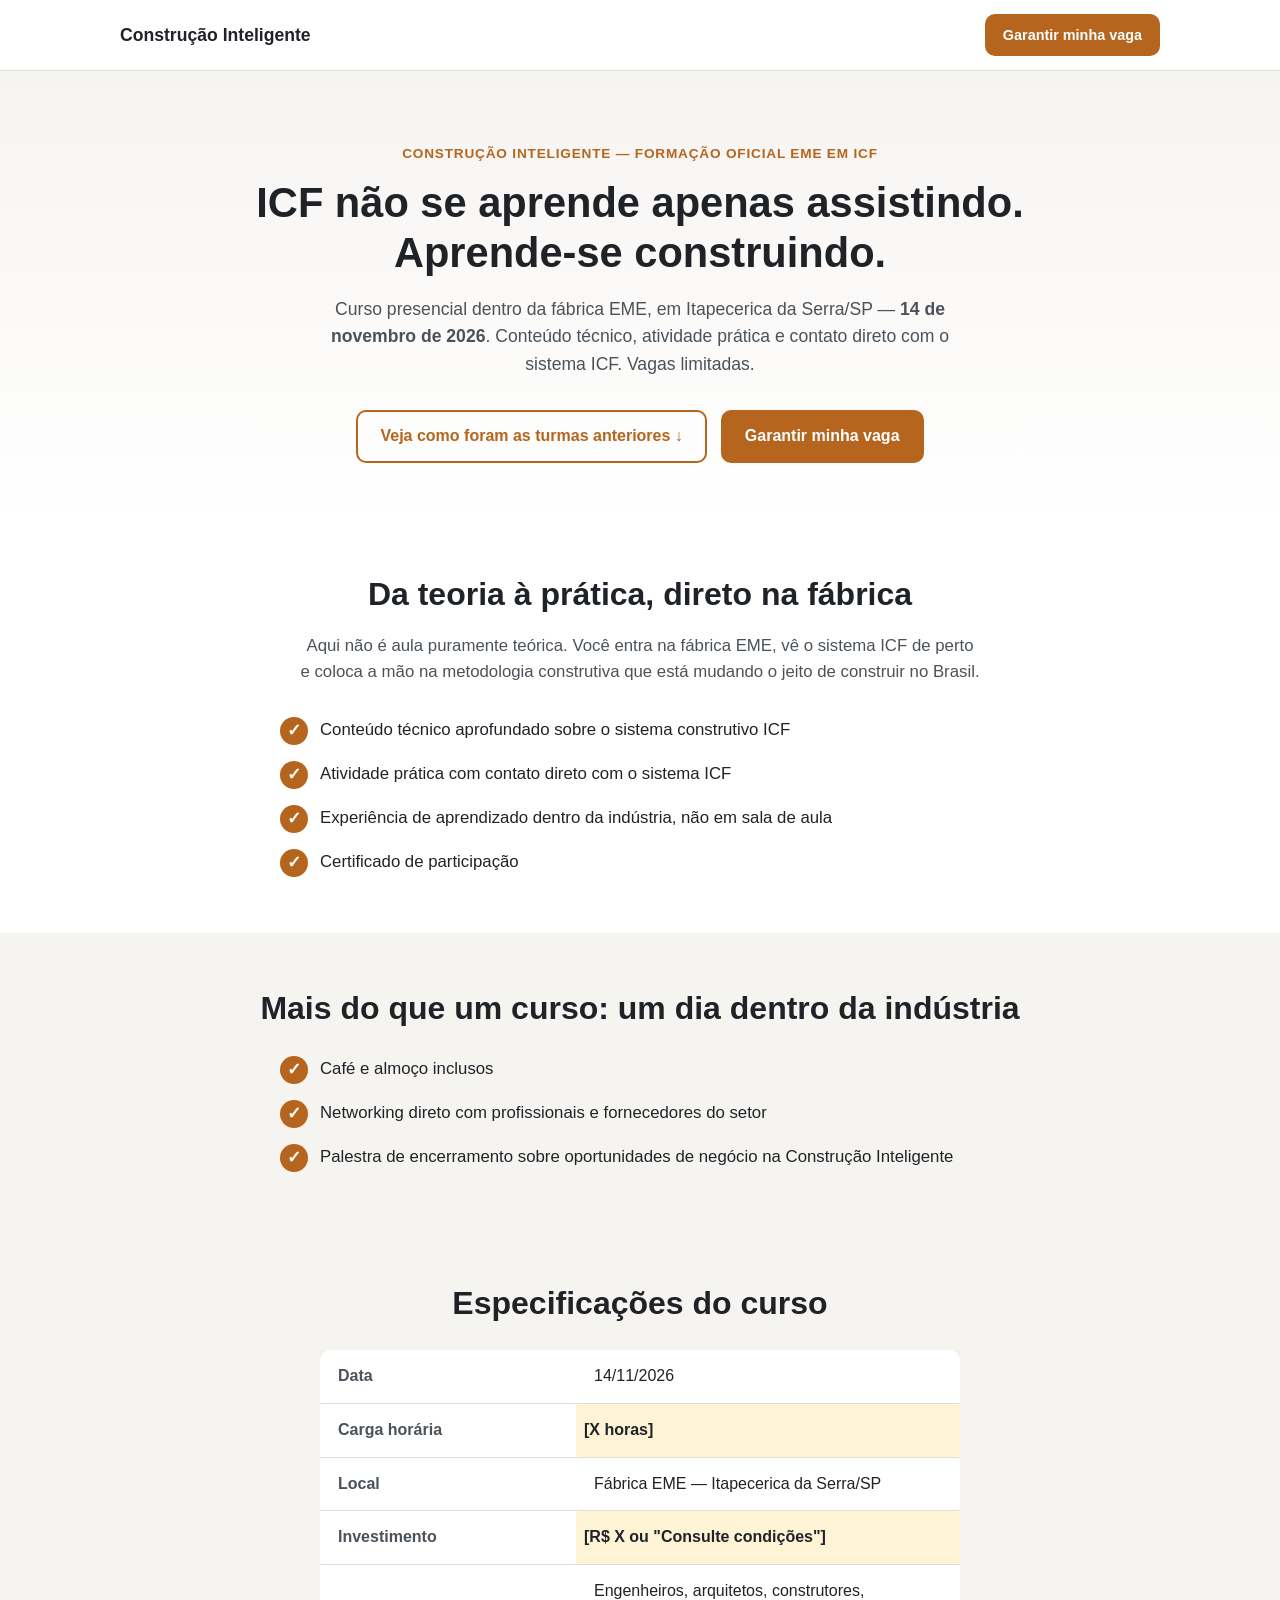
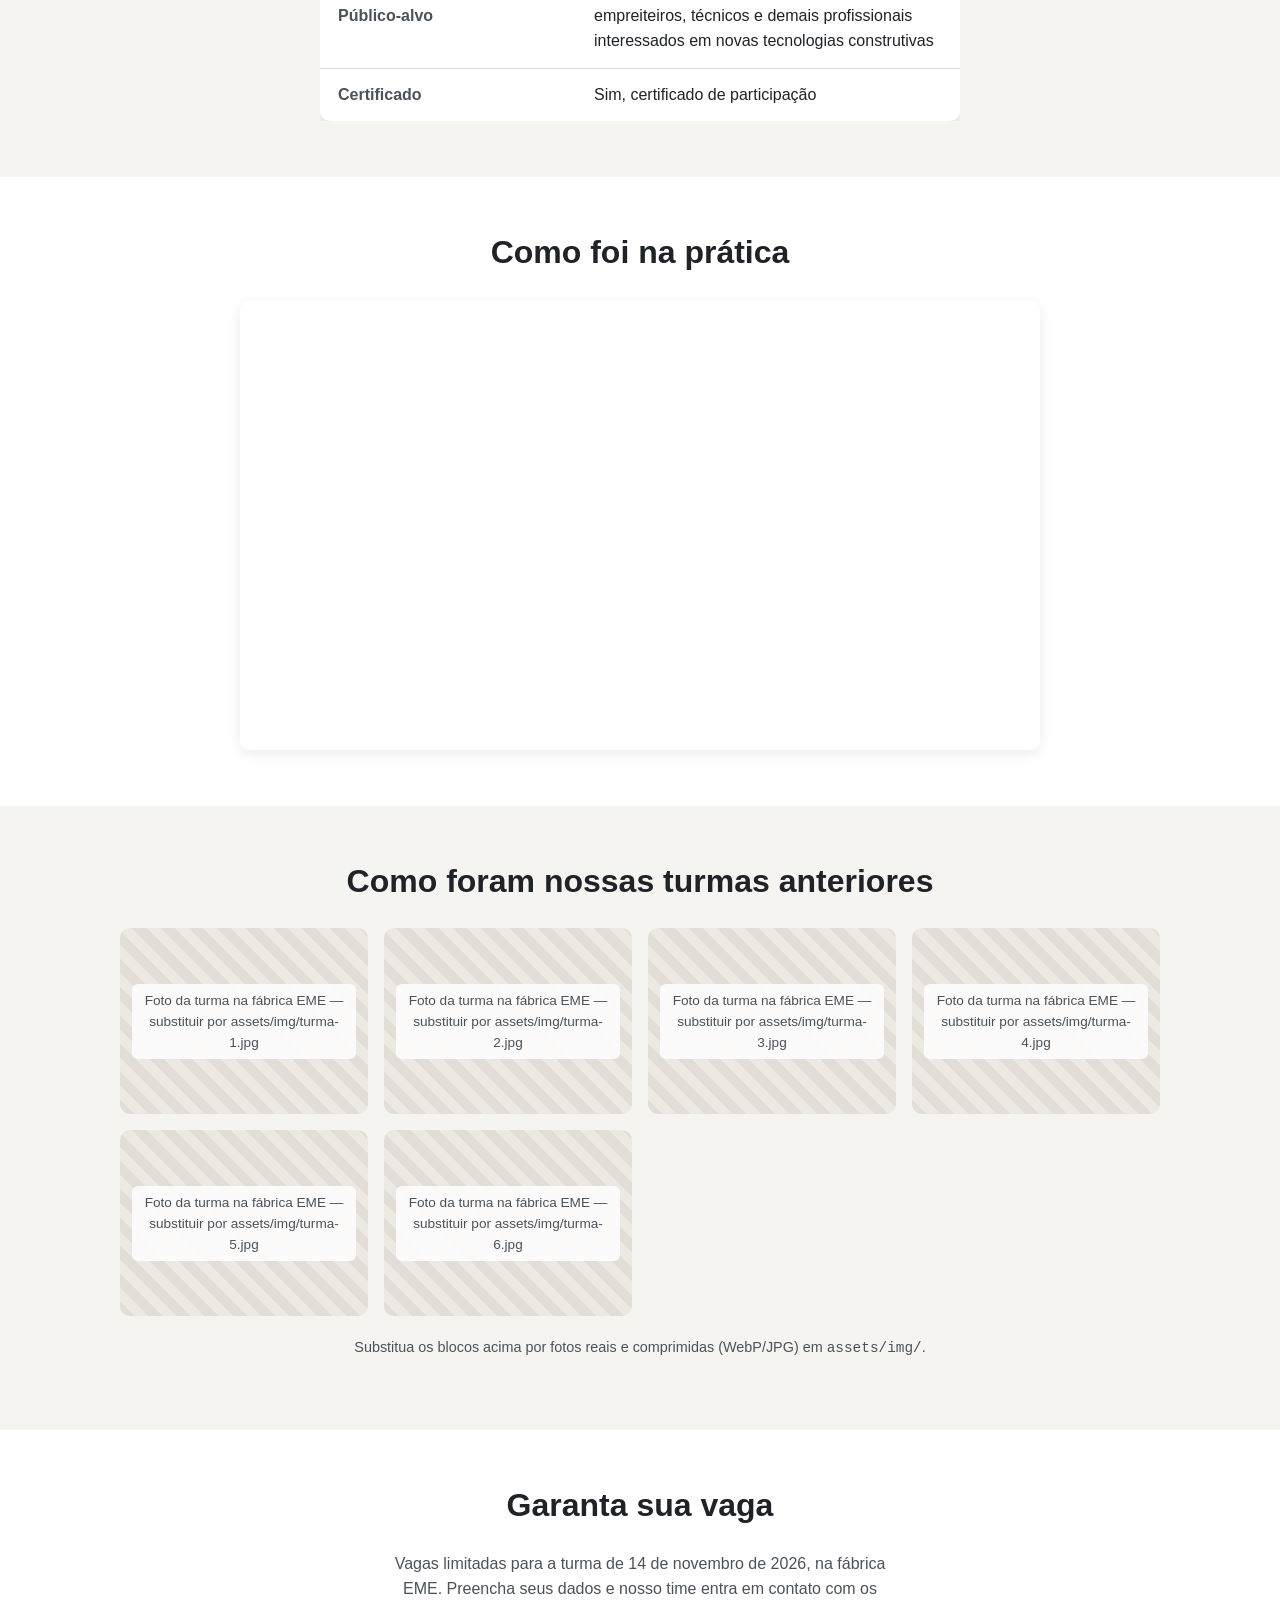
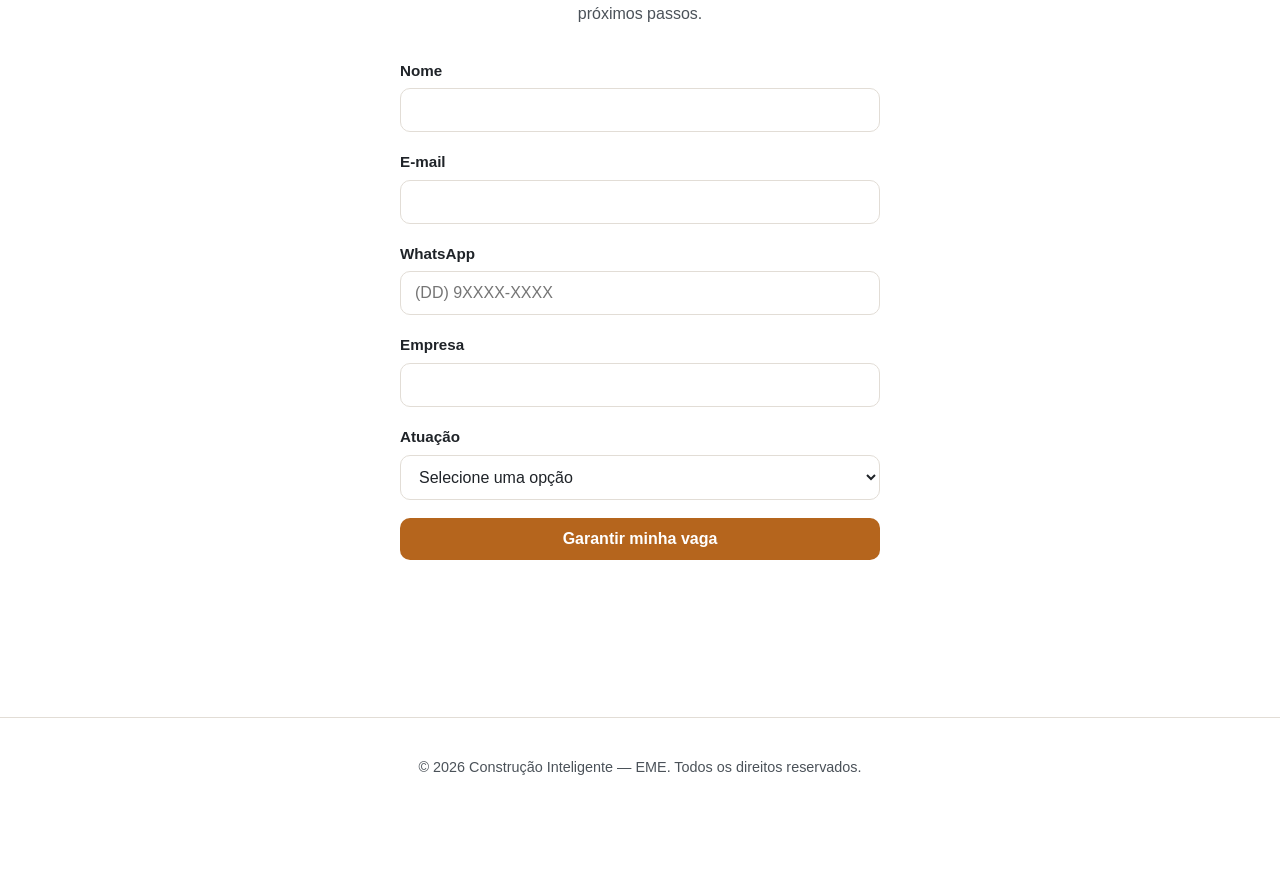
<file: index.html>
<!DOCTYPE html>
<html lang="pt-BR">
<head>
<meta charset="UTF-8">
<meta name="viewport" content="width=device-width, initial-scale=1">
<title>Construção Inteligente | Curso Presencial de ICF na Fábrica EME</title>
<meta name="description" content="Curso presencial de ICF dentro da fábrica EME, em Itapecerica da Serra/SP. Conteúdo técnico, atividade prática e contato direto com o sistema ICF. 14 de novembro de 2026. Vagas limitadas.">
<meta name="robots" content="index, follow">
<link rel="canonical" href="https://SEU-DOMINIO-AQUI.com.br/">

<!-- Open Graph / compartilhamento -->
<meta property="og:type" content="website">
<meta property="og:locale" content="pt_BR">
<meta property="og:title" content="Construção Inteligente | Curso Presencial de ICF na Fábrica EME">
<meta property="og:description" content="ICF não se aprende apenas assistindo. Aprende-se construindo. Curso presencial dentro da fábrica EME, em Itapecerica da Serra/SP — 14 de novembro de 2026. Vagas limitadas.">
<meta property="og:image" content="assets/img/og-construcao-inteligente.jpg">
<meta property="og:url" content="https://SEU-DOMINIO-AQUI.com.br/">

<link rel="stylesheet" href="assets/css/style.css">

<!-- Dados estruturados (Schema.org) — preencher endereço completo e domínio antes de publicar -->
<script type="application/ld+json">
{
  "@context": "https://schema.org",
  "@type": "Course",
  "name": "Construção Inteligente — Curso Presencial de ICF",
  "description": "Curso presencial de ICF (Insulated Concrete Forms) dentro da fábrica EME: conteúdo técnico, atividade prática e contato direto com o sistema construtivo, unindo engenharia, indústria e conhecimento aplicado.",
  "provider": {
    "@type": "Organization",
    "name": "EME",
    "sameAs": "https://SEU-DOMINIO-AQUI.com.br/"
  },
  "hasCourseInstance": {
    "@type": "CourseInstance",
    "courseMode": "Onsite",
    "startDate": "2026-11-14",
    "location": {
      "@type": "Place",
      "name": "Fábrica EME",
      "address": {
        "@type": "PostalAddress",
        "streetAddress": "PREENCHER ENDEREÇO COMPLETO DA FÁBRICA",
        "addressLocality": "Itapecerica da Serra",
        "addressRegion": "SP",
        "addressCountry": "BR"
      }
    }
  }
}
</script>
</head>
<body>

<!--
  ===========================================================
  CHECKLIST ANTES DE PUBLICAR — preencha estes pontos:
  1) Carga horária e investimento na tabela de especificações
     (marcados com class="placeholder").
  2) Endereço completo da fábrica EME (JSON-LD e, se desejar,
     na seção de especificações).
  3) Link do vídeo do YouTube (seção #video).
  4) Fotos reais em assets/img/ (seção #galeria) — atualmente
     com placeholders visuais.
  5) Número de WhatsApp em assets/js/main.js (variável WHATSAPP_NUMERO).
  6) Domínio real no <link rel="canonical"> e nas tags og:.
  ===========================================================
-->

<header class="site-header">
  <div class="container header-inner">
    <span class="logo">Construção Inteligente</span>
    <a href="#formulario" class="btn btn-small">Garantir minha vaga</a>
  </div>
</header>

<main>

  <!-- 1. Seção de Introdução -->
  <section class="hero">
    <div class="container hero-inner">
      <p class="kicker">Construção Inteligente — formação oficial EME em ICF</p>
      <h1>ICF não se aprende apenas assistindo. Aprende-se construindo.</h1>
      <p class="subtitle">
        Curso presencial dentro da fábrica EME, em Itapecerica da Serra/SP —
        <strong>14 de novembro de 2026</strong>. Conteúdo técnico, atividade
        prática e contato direto com o sistema ICF. Vagas limitadas.
      </p>
      <div class="hero-actions">
        <a href="#video" class="btn btn-outline">Veja como foram as turmas anteriores ↓</a>
        <a href="#formulario" class="btn btn-primary">Garantir minha vaga</a>
      </div>
    </div>
  </section>

  <!-- 2. Conteúdo de Texto (diferencial principal: teoria + prática na fábrica) -->
  <section class="beneficios">
    <div class="container">
      <h2>Da teoria à prática, direto na fábrica</h2>
      <p class="secao-intro">
        Aqui não é aula puramente teórica. Você entra na fábrica EME, vê o
        sistema ICF de perto e coloca a mão na metodologia construtiva que
        está mudando o jeito de construir no Brasil.
      </p>
      <ul class="beneficios-lista">
        <li>
          <span class="icone" aria-hidden="true">✓</span>
          Conteúdo técnico aprofundado sobre o sistema construtivo ICF
        </li>
        <li>
          <span class="icone" aria-hidden="true">✓</span>
          Atividade prática com contato direto com o sistema ICF
        </li>
        <li>
          <span class="icone" aria-hidden="true">✓</span>
          Experiência de aprendizado dentro da indústria, não em sala de aula
        </li>
        <li>
          <span class="icone" aria-hidden="true">✓</span>
          Certificado de participação
        </li>
      </ul>
    </div>
  </section>

  <!-- 2b. Diferenciais progressivos da experiência -->
  <section class="diferenciais">
    <div class="container">
      <h2>Mais do que um curso: um dia dentro da indústria</h2>
      <ul class="diferenciais-lista">
        <li>
          <span class="icone" aria-hidden="true">✓</span>
          Café e almoço inclusos
        </li>
        <li>
          <span class="icone" aria-hidden="true">✓</span>
          Networking direto com profissionais e fornecedores do setor
        </li>
        <li>
          <span class="icone" aria-hidden="true">✓</span>
          Palestra de encerramento sobre oportunidades de negócio na Construção Inteligente
        </li>
      </ul>
    </div>
  </section>

  <!-- 3. Tabela de Especificações -->
  <section class="especificacoes">
    <div class="container">
      <h2>Especificações do curso</h2>
      <div class="tabela-wrap">
        <table>
          <tbody>
            <tr>
              <th>Data</th>
              <td>14/11/2026</td>
            </tr>
            <tr>
              <th>Carga horária</th>
              <td class="placeholder">[X horas]</td>
            </tr>
            <tr>
              <th>Local</th>
              <td>Fábrica EME — Itapecerica da Serra/SP</td>
            </tr>
            <tr>
              <th>Investimento</th>
              <td class="placeholder">[R$ X ou "Consulte condições"]</td>
            </tr>
            <tr>
              <th>Público-alvo</th>
              <td>Engenheiros, arquitetos, construtores, empreiteiros, técnicos e demais profissionais interessados em novas tecnologias construtivas</td>
            </tr>
            <tr>
              <th>Certificado</th>
              <td>Sim, certificado de participação</td>
            </tr>
          </tbody>
        </table>
      </div>
    </div>
  </section>

  <!-- 4. Seção de Vídeo -->
  <section class="video" id="video">
    <div class="container">
      <h2>Como foi na prática</h2>
      <div class="video-wrap">
        <!-- TODO: trocar SEU_VIDEO_ID pelo ID real do vídeo no YouTube -->
        <iframe
          src="https://www.youtube.com/embed/SEU_VIDEO_ID"
          title="Melhores momentos da turma anterior do Construção Inteligente, curso de ICF na fábrica EME"
          loading="lazy"
          allow="accelerometer; autoplay; clipboard-write; encrypted-media; gyroscope; picture-in-picture"
          allowfullscreen>
        </iframe>
      </div>
    </div>
  </section>

  <!-- 5. Galeria com Título -->
  <section class="galeria" id="galeria">
    <div class="container">
      <h2>Como foram nossas turmas anteriores</h2>
      <div class="galeria-grid">
        <figure class="foto-placeholder">
          <span>Foto da turma na fábrica EME — substituir por assets/img/turma-1.jpg</span>
        </figure>
        <figure class="foto-placeholder">
          <span>Foto da turma na fábrica EME — substituir por assets/img/turma-2.jpg</span>
        </figure>
        <figure class="foto-placeholder">
          <span>Foto da turma na fábrica EME — substituir por assets/img/turma-3.jpg</span>
        </figure>
        <figure class="foto-placeholder">
          <span>Foto da turma na fábrica EME — substituir por assets/img/turma-4.jpg</span>
        </figure>
        <figure class="foto-placeholder">
          <span>Foto da turma na fábrica EME — substituir por assets/img/turma-5.jpg</span>
        </figure>
        <figure class="foto-placeholder">
          <span>Foto da turma na fábrica EME — substituir por assets/img/turma-6.jpg</span>
        </figure>
      </div>
      <p class="galeria-nota">Substitua os blocos acima por fotos reais e comprimidas (WebP/JPG) em <code>assets/img/</code>.</p>
    </div>
  </section>

  <!-- 6. Formulário -->
  <section class="formulario" id="formulario">
    <div class="container">
      <h2>Garanta sua vaga</h2>
      <p class="formulario-apoio">Vagas limitadas para a turma de 14 de novembro de 2026, na fábrica EME. Preencha seus dados e nosso time entra em contato com os próximos passos.</p>

      <form id="form-inscricao" novalidate>
        <div class="campo">
          <label for="nome">Nome</label>
          <input type="text" id="nome" name="nome" autocomplete="name" required>
        </div>

        <div class="campo">
          <label for="email">E-mail</label>
          <input type="email" id="email" name="email" autocomplete="email" required>
        </div>

        <div class="campo">
          <label for="whatsapp">WhatsApp</label>
          <input type="tel" id="whatsapp" name="whatsapp" autocomplete="tel" placeholder="(DD) 9XXXX-XXXX" required>
        </div>

        <div class="campo">
          <label for="empresa">Empresa</label>
          <input type="text" id="empresa" name="empresa" autocomplete="organization">
        </div>

        <div class="campo">
          <label for="atuacao">Atuação</label>
          <select id="atuacao" name="atuacao" required>
            <option value="" disabled selected>Selecione uma opção</option>
            <option value="Engenheiro">Engenheiro</option>
            <option value="Arquiteto">Arquiteto</option>
            <option value="Construtor">Construtor</option>
            <option value="Empreiteiro">Empreiteiro</option>
            <option value="Técnico">Técnico</option>
            <option value="Outro">Outro</option>
          </select>
        </div>

        <button type="submit" class="btn btn-primary btn-full">Garantir minha vaga</button>
        <p id="form-feedback" class="form-feedback" role="status" aria-live="polite"></p>
      </form>
    </div>
  </section>

</main>

<footer class="site-footer">
  <div class="container">
    <p>&copy; <span id="ano-atual"></span> Construção Inteligente — EME. Todos os direitos reservados.</p>
  </div>
</footer>

<a href="#formulario" class="cta-flutuante">Garantir minha vaga</a>

<script src="assets/js/main.js"></script>
</body>
</html>
</file>
<file: assets/css/style.css>
:root {
  --cor-primaria: #b5651d;
  --cor-primaria-escura: #8f4f16;
  --cor-texto: #1f2328;
  --cor-texto-suave: #4b5259;
  --cor-fundo: #ffffff;
  --cor-fundo-alt: #f6f4f1;
  --cor-borda: #e2ddd6;
  --cor-destaque-bg: #fff3d6;
  --raio: 10px;
  --sombra: 0 4px 14px rgba(0, 0, 0, 0.08);
}

* {
  box-sizing: border-box;
}

html {
  scroll-behavior: smooth;
}

body {
  margin: 0;
  font-family: "Segoe UI", Roboto, Helvetica, Arial, sans-serif;
  color: var(--cor-texto);
  background: var(--cor-fundo);
  line-height: 1.55;
}

.container {
  max-width: 1080px;
  margin: 0 auto;
  padding: 0 20px;
}

h1, h2 {
  line-height: 1.2;
  margin-top: 0;
}

h2 {
  font-size: clamp(1.5rem, 2.5vw, 2rem);
  margin-bottom: 28px;
  text-align: center;
}

/* Placeholder de dados a preencher */
.placeholder {
  background: var(--cor-destaque-bg);
  padding: 2px 8px;
  border-radius: 4px;
  font-weight: 600;
}

/* Header */
.site-header {
  border-bottom: 1px solid var(--cor-borda);
  position: sticky;
  top: 0;
  background: var(--cor-fundo);
  z-index: 10;
}

.header-inner {
  display: flex;
  align-items: center;
  justify-content: space-between;
  padding: 14px 20px;
}

.logo {
  font-weight: 700;
  font-size: 1.1rem;
}

/* Botões */
.btn {
  display: inline-block;
  text-decoration: none;
  font-weight: 600;
  border-radius: var(--raio);
  padding: 12px 22px;
  cursor: pointer;
  border: 2px solid transparent;
  transition: transform 0.15s ease, background 0.15s ease;
  font-size: 1rem;
}

.btn:hover {
  transform: translateY(-1px);
}

.btn-primary {
  background: var(--cor-primaria);
  color: #fff;
}

.btn-primary:hover {
  background: var(--cor-primaria-escura);
}

.btn-outline {
  background: transparent;
  border-color: var(--cor-primaria);
  color: var(--cor-primaria);
}

.btn-small {
  padding: 8px 16px;
  font-size: 0.9rem;
  background: var(--cor-primaria);
  color: #fff;
}

.btn-full {
  width: 100%;
  border: none;
}

/* Hero */
.hero {
  background: linear-gradient(180deg, var(--cor-fundo-alt), var(--cor-fundo));
  padding: 72px 0 56px;
  text-align: center;
}

.kicker {
  text-transform: uppercase;
  letter-spacing: 0.06em;
  font-size: 0.85rem;
  font-weight: 700;
  color: var(--cor-primaria);
  margin: 0 0 14px;
}

.hero h1 {
  font-size: clamp(1.8rem, 4vw, 2.6rem);
  max-width: 780px;
  margin: 0 auto 18px;
}

.subtitle {
  font-size: 1.1rem;
  color: var(--cor-texto-suave);
  max-width: 680px;
  margin: 0 auto 32px;
}

.hero-actions {
  display: flex;
  flex-wrap: wrap;
  gap: 14px;
  justify-content: center;
}

/* Benefícios */
.beneficios {
  padding: 56px 0;
}

.secao-intro {
  max-width: 680px;
  margin: -8px auto 32px;
  text-align: center;
  color: var(--cor-texto-suave);
  font-size: 1.05rem;
}

.beneficios-lista,
.diferenciais-lista {
  list-style: none;
  margin: 0 auto;
  padding: 0;
  max-width: 720px;
  display: grid;
  gap: 16px;
}

.beneficios-lista li,
.diferenciais-lista li {
  display: flex;
  align-items: flex-start;
  gap: 12px;
  font-size: 1.05rem;
}

.diferenciais {
  padding: 56px 0;
  background: var(--cor-fundo-alt);
}

.icone {
  flex: 0 0 auto;
  width: 28px;
  height: 28px;
  border-radius: 50%;
  background: var(--cor-primaria);
  color: #fff;
  display: flex;
  align-items: center;
  justify-content: center;
  font-weight: 700;
}

/* Especificações */
.especificacoes {
  padding: 56px 0;
  background: var(--cor-fundo-alt);
}

.tabela-wrap {
  overflow-x: auto;
  max-width: 640px;
  margin: 0 auto;
}

table {
  width: 100%;
  border-collapse: collapse;
  background: var(--cor-fundo);
  border-radius: var(--raio);
  overflow: hidden;
  box-shadow: var(--sombra);
}

th, td {
  text-align: left;
  padding: 14px 18px;
  border-bottom: 1px solid var(--cor-borda);
}

th {
  width: 40%;
  color: var(--cor-texto-suave);
  font-weight: 600;
}

tr:last-child th,
tr:last-child td {
  border-bottom: none;
}

/* Vídeo */
.video {
  padding: 56px 0;
}

.video-wrap {
  position: relative;
  max-width: 800px;
  margin: 0 auto;
  aspect-ratio: 16 / 9;
  border-radius: var(--raio);
  overflow: hidden;
  box-shadow: var(--sombra);
}

.video-wrap iframe {
  width: 100%;
  height: 100%;
  border: 0;
}

/* Galeria */
.galeria {
  padding: 56px 0;
  background: var(--cor-fundo-alt);
}

.galeria-grid {
  display: grid;
  grid-template-columns: repeat(auto-fit, minmax(220px, 1fr));
  gap: 16px;
}

.foto-placeholder {
  margin: 0;
  aspect-ratio: 4 / 3;
  border-radius: var(--raio);
  background: repeating-linear-gradient(
    45deg,
    #e2ddd6,
    #e2ddd6 10px,
    #ece8e2 10px,
    #ece8e2 20px
  );
  display: flex;
  align-items: center;
  justify-content: center;
  text-align: center;
  padding: 12px;
}

.foto-placeholder span {
  font-size: 0.85rem;
  color: var(--cor-texto-suave);
  background: rgba(255, 255, 255, 0.85);
  padding: 6px 10px;
  border-radius: 6px;
}

.galeria-nota {
  text-align: center;
  color: var(--cor-texto-suave);
  font-size: 0.9rem;
  margin-top: 20px;
}

/* Formulário */
.formulario {
  padding: 56px 0 88px;
}

.formulario-apoio {
  text-align: center;
  color: var(--cor-texto-suave);
  max-width: 520px;
  margin: 0 auto 32px;
}

#form-inscricao {
  max-width: 480px;
  margin: 0 auto;
  display: grid;
  gap: 18px;
}

.campo {
  display: grid;
  gap: 6px;
}

label {
  font-weight: 600;
  font-size: 0.95rem;
}

input, select {
  font-size: 1rem;
  padding: 12px 14px;
  border: 1px solid var(--cor-borda);
  border-radius: var(--raio);
  background: var(--cor-fundo);
  color: var(--cor-texto);
}

input:focus, select:focus {
  outline: 2px solid var(--cor-primaria);
  outline-offset: 1px;
}

.form-feedback {
  min-height: 1.2em;
  text-align: center;
  font-weight: 600;
}

.form-feedback.sucesso {
  color: #1f8a3b;
}

.form-feedback.erro {
  color: #c62828;
}

/* Footer */
.site-footer {
  padding: 24px 0 90px;
  text-align: center;
  color: var(--cor-texto-suave);
  font-size: 0.9rem;
  border-top: 1px solid var(--cor-borda);
}

/* CTA flutuante (mobile) */
.cta-flutuante {
  position: fixed;
  left: 0;
  right: 0;
  bottom: 0;
  display: none;
  text-align: center;
  padding: 14px;
  background: var(--cor-primaria);
  color: #fff;
  font-weight: 700;
  text-decoration: none;
  z-index: 20;
}

@media (max-width: 640px) {
  .cta-flutuante {
    display: block;
  }
}
</file>
